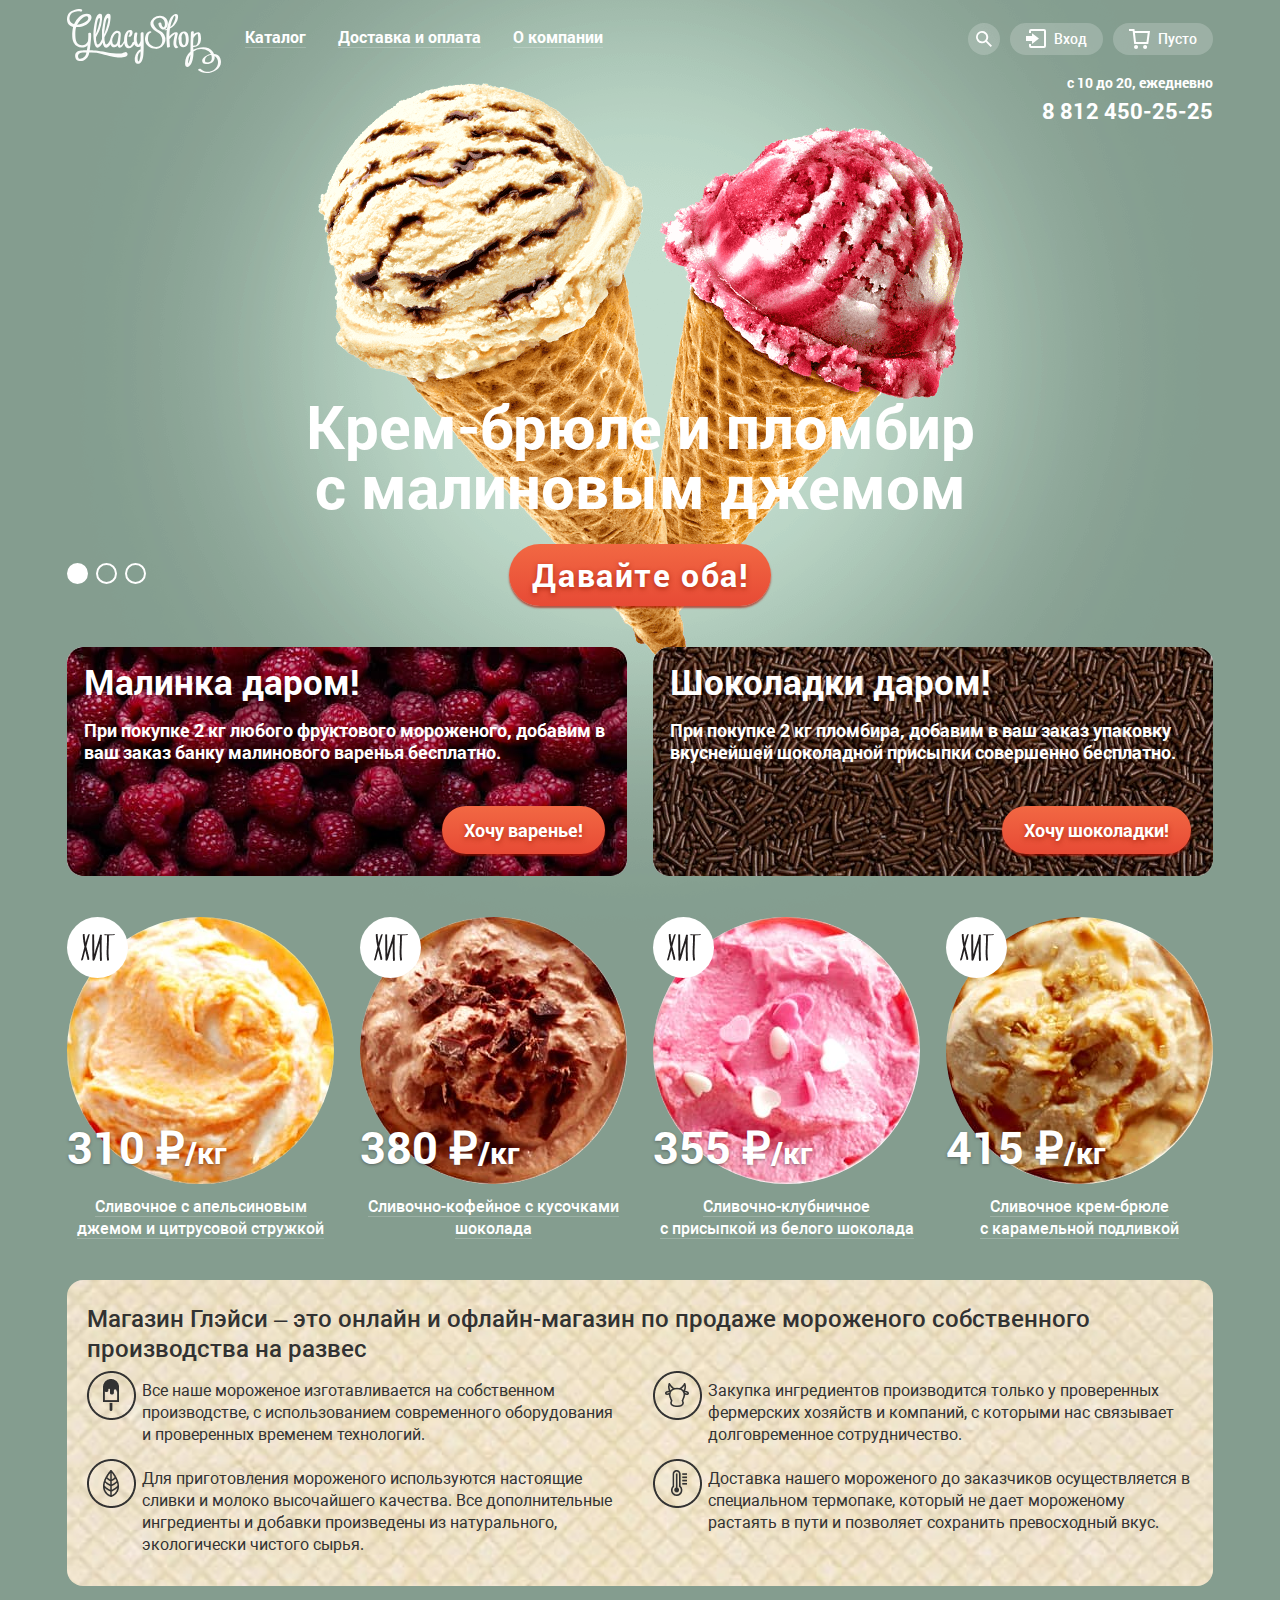
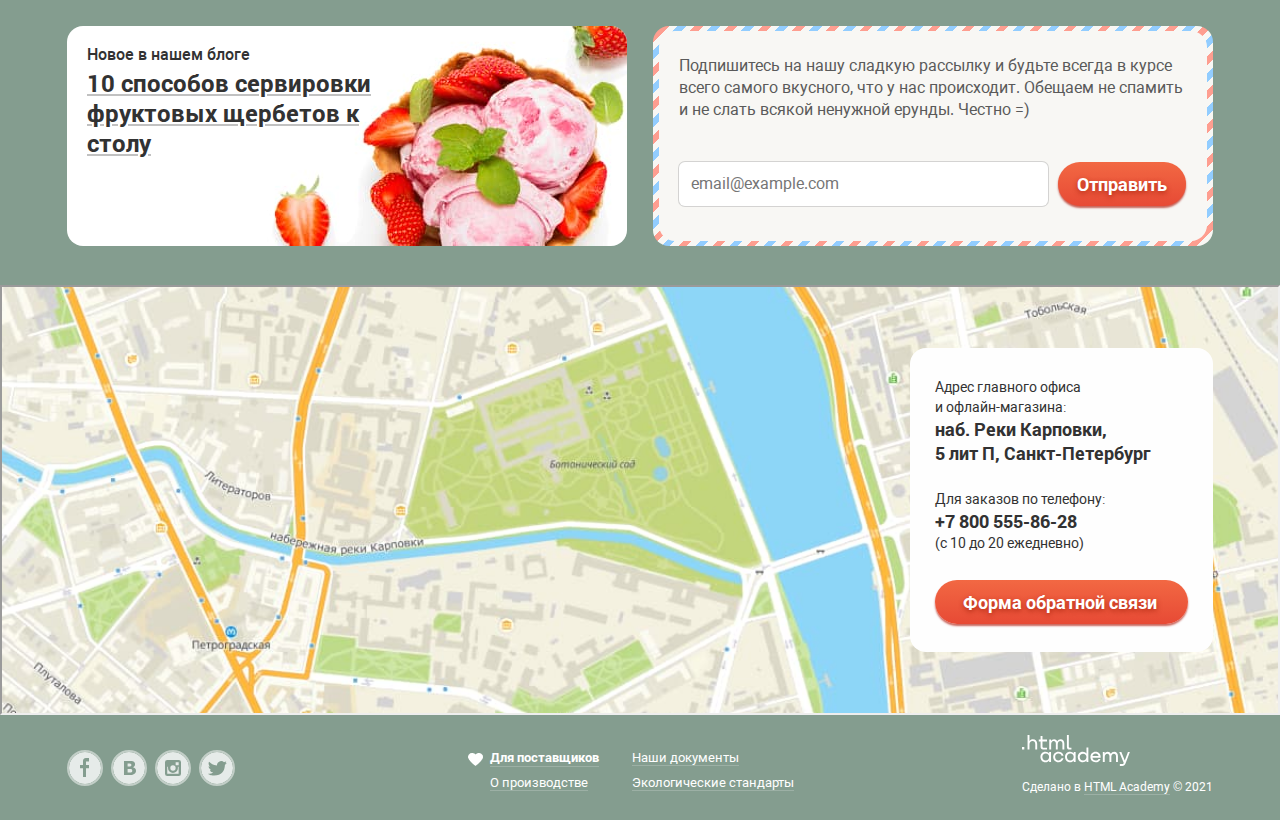
<file: index.html>
<!DOCTYPE html>
<html lang="ru" class="page">

<head>
  <meta charset="utf-8">
  <title>Интернет-магазин мороженого GllacyShop</title>
  <link rel="icon" href="favicon.ico">
  <link rel="icon" href="img/favicon/icon.svg" type="image/svg+xml">
  <link rel="apple-touch-icon" href="img/favicon/180.png">
  <link rel="manifest" href="manifest.webmanifest" crossorigin="use-credentials">
  <link href="https://fonts.googleapis.com/css2?family=Roboto:wght@400;500;700&display=swap" rel="stylesheet">
  <link rel="stylesheet" href="css/normalize.min.css">
  <link rel="stylesheet" href="css/style.min.css">
</head>

<body class="page-body page-body-bg-1 index-body">

  <header class="main-header container">
    <div class="main-header-top">
      <a class="main-navigation-logo">
        <img src="img/logo/gllacy.svg" width="154" height="64" alt="Логотип интернет-магазина мороженого Глейси">
      </a>
      <nav class="main-navigation">
        <ul class="main-menu list-reset">
          <li class="main-menu-item">
            <a class="main-menu-link" href="#">
              <span>
                Каталог
              </span>
            </a>
            <ul class="submenu list-reset">
              <li class="submenu-item">
                <a class="submenu-link">Новинки</a>
              </li>
              <li class="submenu-item">
                <a class="submenu-link" href="catalog.html">Сливочное</a>
              </li>
              <li class="submenu-item">
                <a class="submenu-link" href="#">Щербеты</a>
              </li>
              <li class="submenu-item">
                <a class="submenu-link" href="#">Фруктовый лед</a>
              </li>
              <li class="submenu-item">
                <a class="submenu-link" href="#">Мелорин</a>
              </li>
            </ul>
          </li>
          <li class="main-menu-item">
            <a class="main-menu-link" href="#">
              <span>
                Доставка и оплата
              </span>
            </a>
          </li>
          <li class="main-menu-item">
            <a class="main-menu-link" href="#">
              <span>
                О компании
              </span>
            </a>
          </li>
        </ul>
      </nav>
      <div class="user-block">
        <ul class="user-block-list list-reset">
          <li class="user-block-item search">
            <a class="user-button search-button" href="#">
              <span class="visually-hidden">Поиск</span>
              <svg width="16" height="16" fill="none" xmlns="http://www.w3.org/2000/svg">
                <path d="M16 14.665l-4.921-4.932a6.144 6.144 0 00-.994-8.273 6.113 6.113 0 00-8.307.352 6.141 6.141 0 00-.293 8.328 6.11 6.11 0 008.262.937L14.659 16 16 14.665zm-9.918-4.288a4.245 4.245 0 01-3.928-2.63 4.269 4.269 0 01.922-4.643 4.248 4.248 0 014.632-.923 4.253 4.253 0 012.624 3.936 4.274 4.274 0 01-1.247 3.01 4.256 4.256 0 01-3.003 1.25z" fill="#fff" />
              </svg>
            </a>
            <div class="popup-search">
              <label>
                <input class="text-field field-search-input" type="text" name="field-search" placeholder="Крем-брюле">
              </label>
            </div>
          </li>
          <li class="user-block-item authorization">
            <a class="user-button authorization-button" href="#">Вход
              <svg width="20" height="19" fill="none" xmlns="http://www.w3.org/2000/svg">
                <path d="M6.04 14.88l6.92-5.38-6.92-5.37v2.91H0v4.92h6.04v2.92z" fill="#fff" />
                <path d="M18 0H5a2 2 0 00-2 2v2h2V2h13v15H5v-2H3v2a2 2 0 002 2h13a2 2 0 002-2V2a2 2 0 00-2-2z" fill="#fff" />
              </svg>
            </a>
            <div class="popup-authorization">
              <form action="https://echo.htmlacademy.ru" method="post">
                <div class="form-field">
                  <label>
                    <input class="text-field field-email-input" type="email" name="email" placeholder="email@example.com">
                  </label>
                </div>
                <div class="form-field">
                  <label>
                    <input class="text-field field-password-input" type="password" name="password" placeholder="...">
                  </label>
                </div>
                <div class="form-field">
                  <button class="button button-signin" type="submit">Войти</button>
                  <div class="form-authorization-links">
                    <a href="#">Забыли пароль?</a>
                    <a href="#">Новая регистрация</a>
                  </div>
                </div>
              </form>
            </div>
          </li>
          <li class="user-block-item cart">
            <a class="user-button cart-button cart-button-empty" href="#">Пусто
              <svg width="21" height="20" fill="none" xmlns="http://www.w3.org/2000/svg">
                <path d="M5.703 2l-.241-2H0v2h3.668l1.511 13h14.108L21 2H5.703zm11.8 11H6.973L5.965 4h12.727l-1.189 9zM7.034 20a2.008 2.008 0 002.015-2c0-1.105-.902-2-2.015-2a2.008 2.008 0 00-2.016 2c0 1.105.903 2 2.016 2zM16.103 20a2.008 2.008 0 002.015-2c0-1.105-.902-2-2.015-2a2.008 2.008 0 00-2.016 2c0 1.105.903 2 2.016 2z" fill="#fff" />
              </svg>
            </a>
          </li>
        </ul>
      </div>
    </div>
    <div class="main-header-bottom">
      <div class="about-work">
        <p class="schedule">с 10 до 20, ежедневно</p>
        <a class="work-phone" href="tel:+78124502525">8 812 450-25-25</a>
      </div>
    </div>
  </header>

  <main class="main">
    <div class="container">
      <h1 class="visually-hidden">Интернет-магазин мороженого Глейси</h1>
      <div class="slider">
        <div class="slider-item slide slide-current">
          <h2 class="slider-title">
            Крем-брюле и пломбир с малиновым джемом
          </h2>
          <a class="button slider-button" href="#">
            Давайте оба!
          </a>
        </div>
        <div class="slider-item slide">
          <h2 class="slider-title">
            Шоколадный пломбир и лимонный сорбет
          </h2>
          <a class="button slider-button" href="#">
            Давайте оба!
          </a>
        </div>
        <div class="slider-item slide">
          <h2 class="slider-title">
            Пломбир с помадкой и клубничный щербет
          </h2>
          <a class="button slider-button" href="#">
            Давайте оба!
          </a>
        </div>
        <div class="switcher-slider">
          <ul class="switcher-list list-reset">
            <li class="switcher-item">
              <button class="switcher-button switcher-button-current" data-slide="1" type="button" aria-label="Первый слайд"></button>
            </li>
            <li class="switcher-item">
              <button class="switcher-button" type="button" data-slide="2" aria-label="Второй слайд"></button>
            </li>
            <li class="switcher-item">
              <button class="switcher-button" type="button" data-slide="3" aria-label="Третий слайд"></button>
            </li>
          </ul>
        </div>
      </div>

      <section class="stocks">
        <div class="stock stock-raspberry">
          <h3 class="stock-name">Малинка даром!</h3>
          <p class="stock-description">
            При покупке 2 кг любого фруктового мороженого, добавим в ваш заказ банку малинового варенья бесплатно.
          </p>
          <a class="button stock-buy" href="#">Хочу варенье!</a>
        </div>
        <div class="stock stock-chocolate">
          <h3 class="stock-name">Шоколадки даром!</h3>
          <p class="stock-description">
            При покупке 2 кг пломбира, добавим в ваш заказ упаковку вкуснейшей шоколадной присыпки совершенно бесплатно.
          </p>
          <a class="button stock-buy" href="#">Хочу шоколадки!</a>
        </div>
      </section>

      <section class="products">
        <h2 class="visually-hidden">Хиты продаж</h2>
        <ul class="products-list list-reset">
          <li class="product-item product-hit">
            <div class="product-item-wrapper">
              <h3 class="product-title">
                <a href="#">Сливочное с апельсиновым джемом и цитрусовой стружкой</a>
              </h3>
              <img class="product-photo" src="img/catalog/orange-jam.jpg" width="267" height="267" alt="Оранжевое мороженное с апельсиновым джемом и цитрусовой стружкой">
              <p class="product-price">310 ₽<span>/кг</span></p>
            </div>
            <a class="button product-preview product-preview-hidden" href="">Быстрый просмотр</a>
          </li>
          <li class="product-item product-hit">
            <div class="product-item-wrapper">
              <h3 class="product-title">
                <a href="#">Сливочно-кофейное с кусочками шоколада</a>
              </h3>
              <img class="product-photo" src="img/catalog/coffee.jpg" width="267" height="267" alt="Кофейное мороженное с кусочками шоколада">
              <p class="product-price">380 ₽<span>/кг</span></p>
            </div>
            <a class="button product-preview product-preview-hidden" href="">Быстрый просмотр</a>
          </li>
          <li class="product-item product-hit">
            <div class="product-item-wrapper">
              <h3 class="product-title">
                <a href="#">Сливочно-клубничное<br> с присыпкой из белого шоколада</a>
              </h3>
              <img class="product-photo" src="img/catalog/strawberry.jpg" width="267" height="267" alt="Розовое клубничное мороженое с присыпкой сердечками">
              <p class="product-price">355 ₽<span>/кг</span></p>
            </div>
            <a class="button product-preview product-preview-hidden" href="">Быстрый просмотр</a>
          </li>
          <li class="product-item product-hit">
            <div class="product-item-wrapper">
              <h3 class="product-title">
                <a href="#">Сливочное крем-брюле<br> с карамельной подливкой</a>
              </h3>
              <img class="product-photo" src="img/catalog/caramel.jpg" width="267" height="267" alt="Бежевое ванильное мороженое с карамельным соусом">
              <p class="product-price">415 ₽<span>/кг</span></p>
            </div>
            <a class="button product-preview product-preview-hidden" href="">Быстрый просмотр</a>
          </li>
        </ul>
      </section>

      <section class="company-activity">
        <h3 class="company-title">
          Магазин Глэйси – это онлайн и офлайн-магазин по продаже мороженого собственного производства на развес
        </h3>
        <ul class="company-list list-reset">
          <li class="company-item icon-ice-cream">Все наше мороженое изготавливается на собственном производстве, с использованием современного оборудования и проверенных временем технологий.</li>
          <li class="company-item icon-cow">Закупка ингредиентов производится только у проверенных фермерских хозяйств и компаний, с которыми нас связывает долговременное сотрудничество.</li>
          <li class="company-item icon-leaf">Для приготовления мороженого используются настоящие сливки и молоко высочайшего качества. Все дополнительные ингредиенты и добавки произведены из натурального, экологически чистого сырья.</li>
          <li class="company-item icon-thermometer">Доставка нашего мороженого до заказчиков осуществляется в специальном термопаке, который не дает мороженому растаять в пути и позволяет сохранить превосходный вкус.</li>
        </ul>
      </section>

      <section class="blog-and-subscription">
        <h2 class="visually-hidden">Блог и рассылка</h2>
        <article class="blog">
          <h3 class="blog-heading">Новое в нашем блоге</h3>
          <a href="#" class="blog-description">10 способов сервировки фруктовых щербетов к столу</a>
        </article>
        <form class="subscription" action="https://echo.htmlacademy.ru" method="post">
          <div class="subscription-wrapper">
            <p class="subscription-description">
              Подпишитесь на нашу сладкую рассылку и будьте всегда в курсе всего самого вкусного, что у нас происходит. Обещаем не спамить и не слать всякой ненужной ерунды. Честно =)
            </p>
            <div class="subscription-input-wrapper">
              <label class="visually-hidden" for="subscription-email"></label>
              <input class="text-field subscription-input" type="email" name="subscription-email" id="subscription-email" placeholder="email@example.com">
              <button class="button button-send" type="submit" name="button-send">Отправить</button>
            </div>
          </div>
        </form>
      </section>
    </div>

    <section class="map">
      <iframe class="map-iframe" src="https://www.google.com/maps/embed?pb=!1m18!1m12!1m3!1d1996.8226084133094!2d30.315220216355527!3d59.96826598188697!2m3!1f0!2f0!3f0!3m2!1i1024!2i768!4f13.1!3m3!1m2!1s0x4696310fca5afc31%3A0x5f2ac55f567b2400!2sHTML%20Academy!5e0!3m2!1sru!2sru!4v1625173235438!5m2!1sru!2sru" allowfullscreen="" title="Офис компании по адресу набережная реки Карповки, 5, литера П, Санкт-Петербург" loading="lazy"></iframe>
      <div class="container">
        <h2 class="visually-hidden">Карта</h2>
        <div class="map-contacts">
          <p class="map-description">Адрес главного офиса<br>и офлайн-магазина:</p>
          <address class="map-address">наб. Реки Карповки,<br> 5 лит П, Санкт-Петербург</address>
          <p class="map-description">Для заказов по телефону:</p>
          <a class="map-phone" href="tel:+78005558628">+7 800 555-86-28</a>
          <p class="map-description">(с 10 до 20 ежедневно)</p>
          <a class="button button-feedback" href="#">Форма обратной связи</a>
        </div>
      </div>
    </section>
  </main>

  <footer class="main-footer container">
    <ul class="social-list list-reset">
      <li class="social-item">
        <a href="#" class="social-link social-link-fb">
          <span class="visually-hidden">
            Глейси в Фейсбуке
          </span>
          <svg width="32" height="32" fill="none" xmlns="http://www.w3.org/2000/svg">
            <path d="M16 0a16 16 0 100 32 16 16 0 000-32zm4.06 9.45H17v3.45h3v3.44h-3V25h-3v-8.66h-3V12.9h3V9.45A3.25 3.25 0 0117 6h3v3.45h.06z" fill="#fff" fill-opacity="1" />
          </svg>
        </a>
      </li>
      <li class="social-item">
        <a href="#" class="social-link social-link-vk">
          <span class="visually-hidden">
            Глейси в ВКонтакте
          </span>
          <svg width="32" height="32" fill="none" xmlns="http://www.w3.org/2000/svg">
            <path d="M16.64 14.49c.325 0 .648-.06.95-.18a1.2 1.2 0 00.64-.56 2 2 0 00.15-.8 1.55 1.55 0 00-.18-.7 1.05 1.05 0 00-.61-.51 3 3 0 00-1-.17h-2v3h.57c.59-.05 1.08-.06 1.48-.08zM18.12 17.08A4.851 4.851 0 0017 17h-2.39v3.5h2.45a3.23 3.23 0 001.21-.25c.321-.11.593-.33.77-.62a1.9 1.9 0 00.22-.9 1.76 1.76 0 00-.26-1 1.6 1.6 0 00-.88-.65z" fill="#fff" fill-opacity="1" />
            <path d="M16 0a16 16 0 100 32 16 16 0 000-32zm6.6 20.53a3.7 3.7 0 01-1.12 1.33 5.17 5.17 0 01-1.83.88 9.76 9.76 0 01-2.51.27H11V9h5.45a20.61 20.61 0 012.48.11 5.25 5.25 0 011.56.5 2.75 2.75 0 011.19 1.09c.265.473.4 1.008.39 1.55a3.08 3.08 0 01-.54 1.8 3.46 3.46 0 01-1.53 1.2v.07a4 4 0 012.18 1.13 3.2 3.2 0 01.8 2.26 3.841 3.841 0 01-.38 1.82z" fill="#fff" fill-opacity="1" />
          </svg>
        </a>
      </li>
      <li class="social-item">
        <a href="#" class="social-link social-link-inst">
          <span class="visually-hidden">
            Глейси в Инстаграмме
          </span>
          <svg width="32" height="32" fill="none" xmlns="http://www.w3.org/2000/svg">
            <g opacity="1" fill="#fff">
              <path d="M20.92 16A4.96 4.96 0 1111 16c.001-.384.048-.767.14-1.14h-.9v6.84h11.4v-6.84h-.9c.1.373.161.755.18 1.14z" />
              <path d="M16 18.66A2.66 2.66 0 1013.32 16 2.67 2.67 0 0016 18.66zM21.68 10.3h-3.04v3.04h3.04V10.3z" />
              <path d="M16 0a16 16 0 100 32 16 16 0 000-32zm8 21.7a2.28 2.28 0 01-2.32 2.3h-11.4A2.29 2.29 0 018 21.7V10.3A2.29 2.29 0 0110.28 8h11.39A2.29 2.29 0 0124 10.3v11.4z" />
            </g>
          </svg>
        </a>
      </li>
      <li class="social-item">
        <a href="#" class="social-link social-link-tw">
          <span class="visually-hidden">
            Глейси в Твиттер
          </span>
          <svg width="32" height="32" fill="none" xmlns="http://www.w3.org/2000/svg">
            <path d="M16 0a16 16 0 100 32 16 16 0 000-32zm7.94 12.81c-.25 6.52-3.46 10.83-11 10.7h-.48c-.45 0-4.55-.44-5.35-1.82a7.32 7.32 0 005.12-1.14c-1.05-.29-2.92-.46-3.25-2.85a2.31 2.31 0 001.3.12C9 17 7.53 16.3 7.61 14.17c.418.32.935.482 1.46.46-.77-.23-2.15-3.24-1-4.78 2 1.79 4.07 3.48 7.8 3.64.23-2.21 1.24-3.7 3.17-4.32A3.61 3.61 0 0123 10.31c.74-.23 1.45-.47 2.19-.69a2.21 2.21 0 01-.93 1.71 1.77 1.77 0 001.42-.47 2.9 2.9 0 01-1.74 1.95z" fill="#fff" fill-opacity="1" />
          </svg>
        </a>
      </li>
    </ul>

    <ul class="footer-links list-reset">
      <li class="footer-links-item">
        <a href="#" class="footer-links-icon">Для поставщиков</a>
      </li>
      <li class="footer-links-item">
        <a href="#">Наши документы</a>
      </li>
      <li class="footer-links-item">
        <a href="#">О производстве</a>
      </li>
      <li class="footer-links-item">
        <a href="#">Экологические стандарты</a>
      </li>
    </ul>

    <div class="footer-copyright">
      <a href="https://htmlacademy.ru/intensive/htmlcss">
        <img src="img/logo/html-academy.svg" width="108" height="31" alt="Логотип HTMLAcademy">
      </a>
      <p>Сделано в
        <a href="https://htmlacademy.ru/intensive/htmlcss" class="link-htmlacademy">HTML Academy</a> © 2021
      </p>
    </div>
  </footer>

  <div class="popup-overlay">
    <section class="popup-feedback">
      <form class="popup-feedback-form" action="https://echo.htmlacademy.ru" method="post">
        <h3>Мы обязательно вам ответим!</h3>
        <div class="field-feedback-name">
          <label class="visually-hidden" for="feedback-name">Имя и фамилия</label>
          <input class="text-field feedback-name-input" type="text" name="popup-feedback-name" id="feedback-name" placeholder="Имя Фамилия">
        </div>
        <div class="field-feedback-email">
          <label class="visually-hidden" for="feedback-email">EMail</label>
          <input class="text-field feedback-email-input" type="email" name="popup-feedback-email" id="feedback-email" placeholder="email@example.com">
        </div>
        <div class="field-feedback-textarea">
          <label class="visually-hidden" for="feedback-textarea">Описание</label>
          <textarea class="text-field field-textarea" id="feedback-textarea" placeholder="В свободной форме"></textarea>
        </div>
        <button type="submit" class="button button-submit">Отправить</button>
        <button type="button" class="button-close" aria-label="Закрыть"></button>
      </form>
    </section>
  </div>

  <script src="js/feedback-popup.min.js"></script>
  <script src="js/slider.min.js"></script>
</body>

</html>
</file>
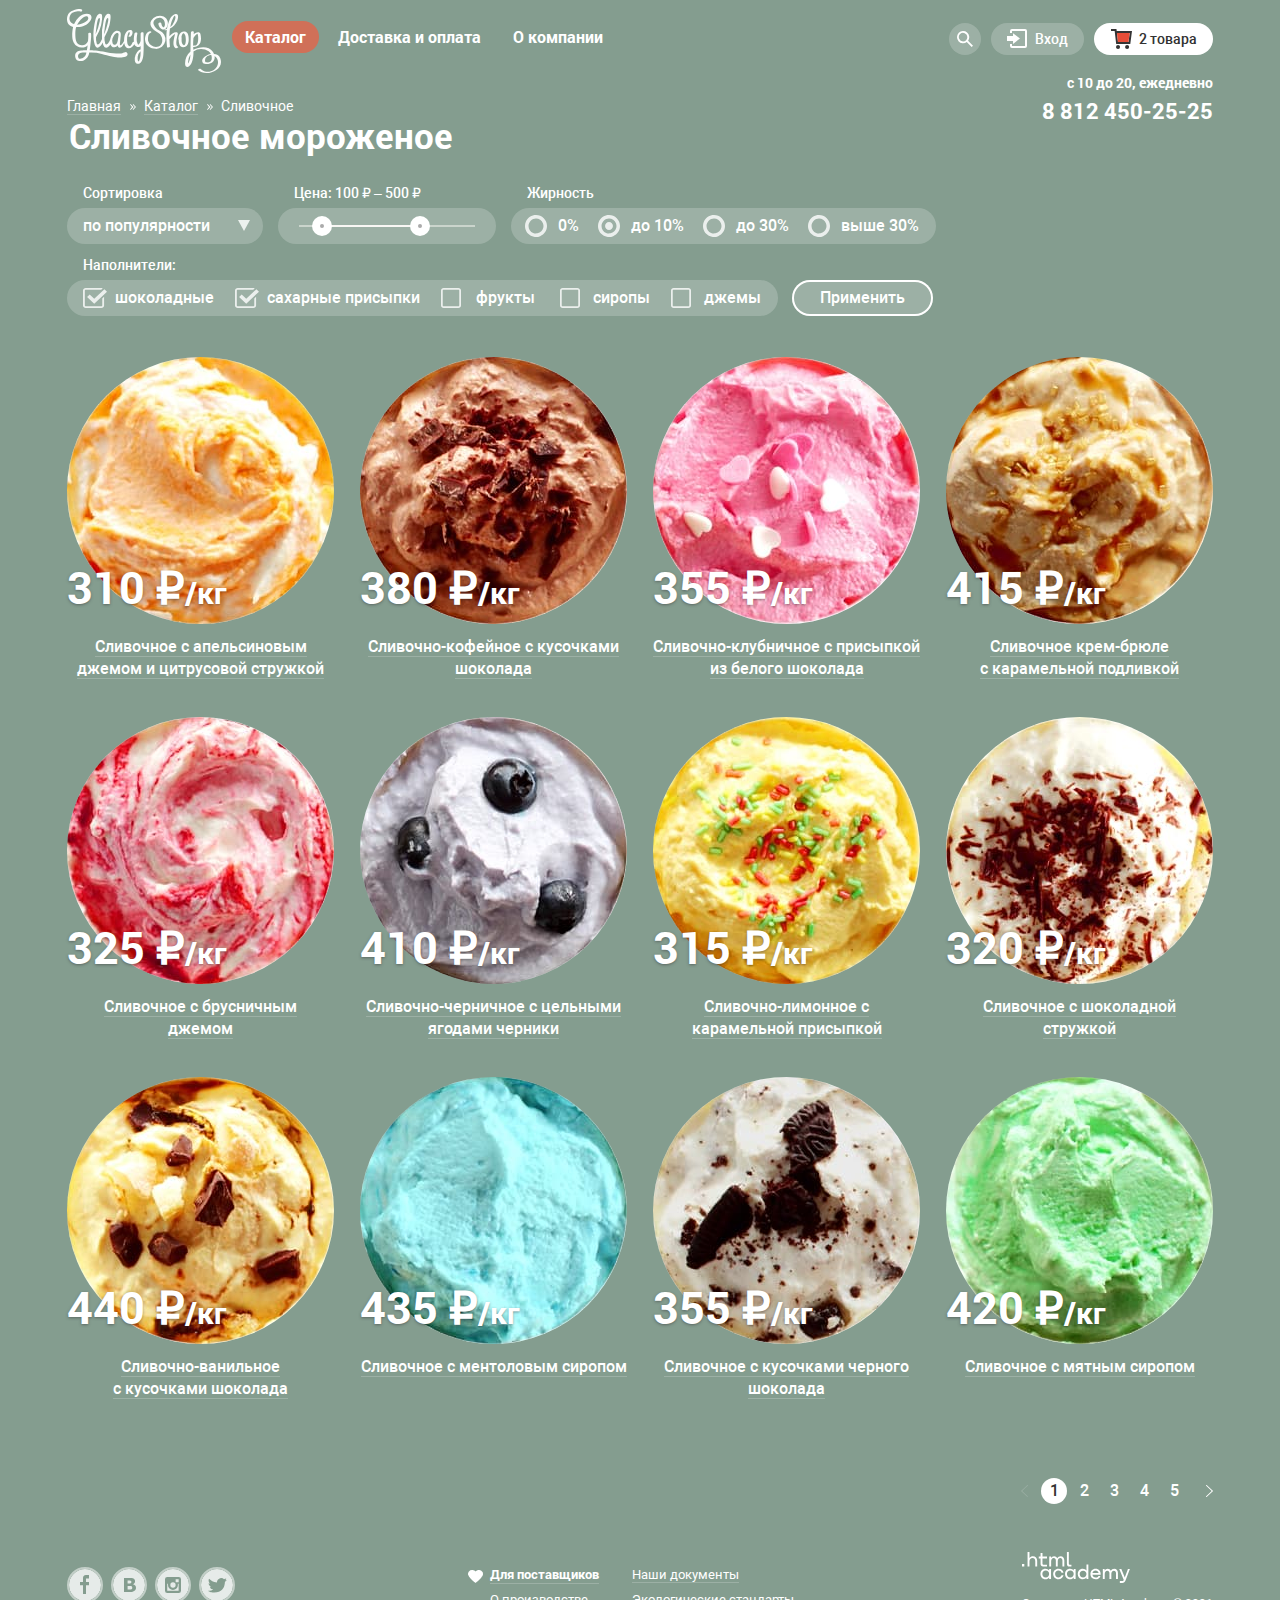
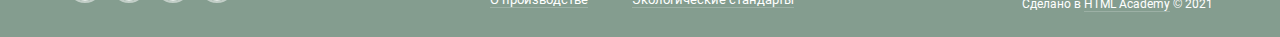
<file: catalog.html>
<!DOCTYPE html>
<html lang="ru" class="page">

<head>
  <meta charset="utf-8">
  <title>Интернет-магазин мороженого GllacyShop</title>
  <link rel="icon" href="favicon.ico">
  <link rel="icon" href="img/favicon/icon.svg" type="image/svg+xml">
  <link rel="apple-touch-icon" href="img/favicon/180.png">
  <link rel="manifest" href="manifest.webmanifest" crossorigin="use-credentials">
  <link href="https://fonts.googleapis.com/css2?family=Roboto:wght@400;500;700&display=swap" rel="stylesheet">
  <link rel="stylesheet" href="css/normalize.min.css">
  <link rel="stylesheet" href="css/style.min.css">
</head>

<body class="page-body inner-page">
  <header class="main-header container">
    <div class="main-header-top">
      <a class="main-navigation-logo" href="index.html">
        <img src="img/logo/gllacy.svg" width="154" height="64" alt="Логотип интернет-магазина мороженого Глейси">
      </a>
      <nav class="main-navigation">
        <ul class="main-menu list-reset">
          <li class="main-menu-item">
            <a class="main-menu-link main-menu-current" href="#">Каталог</a>
            <ul class="submenu list-reset">
              <li class="submenu-item">
                <a class="submenu-link">Новинки</a>
              </li>
              <li class="submenu-item">
                <a class="submenu-link submenu-link-current">Сливочное</a>
              </li>
              <li class="submenu-item">
                <a class="submenu-link" href="#">Щербеты</a>
              </li>
              <li class="submenu-item">
                <a class="submenu-link" href="#">Фруктовый лед</a>
              </li>
              <li class="submenu-item">
                <a class="submenu-link" href="#">Мелорин</a>
              </li>
            </ul>
          </li>
          <li class="main-menu-item">
            <a class="main-menu-link" href="delivery.html">Доставка и оплата</a>
          </li>
          <li class="main-menu-item">
            <a class="main-menu-link" href="about-company.html">О компании</a>
          </li>
        </ul>
      </nav>
      <div class="user-block">
        <ul class="user-block-list list-reset">
          <li class="user-block-item search">
            <a class="user-button search-button" href="#">
              <span class="visually-hidden">Поиск</span>
              <svg width="16" height="16" fill="none" xmlns="http://www.w3.org/2000/svg">
                <path d="M16 14.665l-4.921-4.932a6.144 6.144 0 00-.994-8.273 6.113 6.113 0 00-8.307.352 6.141 6.141 0 00-.293 8.328 6.11 6.11 0 008.262.937L14.659 16 16 14.665zm-9.918-4.288a4.245 4.245 0 01-3.928-2.63 4.269 4.269 0 01.922-4.643 4.248 4.248 0 014.632-.923 4.253 4.253 0 012.624 3.936 4.274 4.274 0 01-1.247 3.01 4.256 4.256 0 01-3.003 1.25z" fill="#fff" />
              </svg>
            </a>
            <div class="popup-search">
              <label>
                <input class="text-field field-search-input" type="text" name="field-search" placeholder="Крем-брюле">
              </label>
            </div>
          </li>
          <li class="user-block-item authorization">
            <a class="user-button authorization-button" href="#">Вход
              <svg width="20" height="19" fill="none" xmlns="http://www.w3.org/2000/svg">
                <path d="M6.04 14.88l6.92-5.38-6.92-5.37v2.91H0v4.92h6.04v2.92z" fill="#fff" />
                <path d="M18 0H5a2 2 0 00-2 2v2h2V2h13v15H5v-2H3v2a2 2 0 002 2h13a2 2 0 002-2V2a2 2 0 00-2-2z" fill="#fff" />
              </svg>
            </a>
            <div class="popup-authorization">
              <form action="https://echo.htmlacademy.ru" method="post">
                <div class="form-field">
                  <label>
                    <input class="text-field field-email-input" type="email" name="email" placeholder="email@example.com">
                  </label>
                </div>
                <div class="form-field">
                  <label>
                    <input class="text-field field-password-input" type="password" name="password" placeholder="...">
                  </label>
                </div>
                <div class="form-field">
                  <button class="button button-signin" type="submit">Войти</button>
                  <div class="form-authorization-links">
                    <a href="#">Забыли пароль?</a>
                    <a href="#">Новая регистрация</a>
                  </div>
                </div>
              </form>
            </div>
          </li>
          <li class="user-block-item cart cart-full">
            <a class="user-button cart-button cart-button-full" href="#">2 товара
              <svg width="21" height="20" fill="none" xmlns="http://www.w3.org/2000/svg">
                <path class="icon-cart" d="M5.703 2l-.241-2H0v2h3.668l1.511 13h14.108L21 2H5.703zm11.8 11H6.973L5.965 4h12.727l-1.189 9zM7.034 20a2.008 2.008 0 002.015-2c0-1.105-.902-2-2.015-2a2.008 2.008 0 00-2.016 2c0 1.105.903 2 2.016 2zM16.103 20a2.008 2.008 0 002.015-2c0-1.105-.902-2-2.015-2a2.008 2.008 0 00-2.016 2c0 1.105.903 2 2.016 2z" fill="#fff" />
              </svg>
              <svg width="14" height="9" viewBox="0 0 14 9" fill="none" xmlns="http://www.w3.org/2000/svg">
                <path class="icon-cart-fill" d="M0.935059 0.0299911L1.97297 8.99999H12.5032L13.6923 0.0299911H0.935059Z" fill="#E84D37" />
              </svg>
            </a>
            <div class="cart-popup">
              <table class="cart-table">
                <tr class="cart-product">
                  <td class="cart-product-cell">
                    <button class="cart-product-close" type="button"></button>
                  </td>
                  <td class="cart-product-cell">
                    <img src="img/catalog/orange-jam.jpg" width="33" height="33" alt="Оранжевое мороженное с апельсиновым джемом и цитрусовой стружкой">
                  </td>
                  <td class="cart-product-cell cart-product-desc">Пломбир с апельсиновым джемом</td>
                  <td class="cart-product-cell cart-product-qty">1,5 кг х 200 руб.</td>
                  <td class="cart-product-cell cart-product-price">300 руб.</td>
                </tr>
                <tr class="cart-product">
                  <td class="cart-product-cell"><button class="cart-product-close" type="button"></button></td>
                  <td class="cart-product-cell"><img src="img/catalog/strawberry.jpg" width="33" height="33" alt="Розовое клубничное мороженое с присыпкой сердечками"></td>
                  <td class="cart-product-cell cart-product-desc">Клубничный пломбир с присыпкой из белого шоколада</td>
                  <td class="cart-product-cell cart-product-qty">1,5 кг х 300 руб.</td>
                  <td class="cart-product-cell cart-product-price">450 руб.</td>
                </tr>
              </table>
              <p class="cart-total">Итого: 750 руб.</p>
              <a class="button cart-button-buy" href="#">Оформить заказ</a>
            </div>
          </li>
        </ul>
      </div>
    </div>
    <div class="main-header-bottom">
      <ul class="breadcrumbs list-reset">
        <li class="breadcrumbs-item">
          <a class="breadcrumbs-link" href="#">Главная</a>
        </li>
        <li class="breadcrumbs-item">
          <a class="breadcrumbs-link" href="#">Каталог</a>
        </li>
        <li class="breadcrumbs-item">
          <a class="breadcrumbs-link breadcrumbs-current">Сливочное</a>
        </li>
      </ul>
      <div class="about-work">
        <p class="schedule">с 10 до 20, ежедневно</p>
        <a class="work-phone" href="tel:+78124502525">8 812 450-25-25</a>
      </div>
    </div>
  </header>

  <main class="main">
    <div class="container">
      <h1 class="main-heading">Сливочное мороженое</h1>
      <form class="form-filters" action="https://echo.htmlacademy.ru" method="post">
        <h2 class="visually-hidden">Фильтры</h2>
        <div class="index-row">
          <fieldset class="form-sorting">
            <label class="form-legend form-sorting-legend" for="id-sorting">Сортировка</label>
            <select class="sorting" name="sorting" id="id-sorting">
              <option class="sorting-item" value="by popularity">по популярности</option>
              <option class="sorting-item" value="ascending">сначала недорогие</option>
              <option class="sorting-item" value="descending">сначала дорогие</option>
              <option class="sorting-item" value="by fat content">по жирности</option>
            </select>
            <div class="select-icon"></div>
          </fieldset>
          <fieldset class="form-price">
            <legend class="form-legend form-price-legend">Цена: 100 ₽ – 500 ₽</legend>
            <div class="range-filter">
              <div class="range-scale">
                <button class="toggle toggle-min" type="button"></button>
                <div class="range-bar"></div>
                <button class="toggle toggle-max" type="button"></button>
              </div>
            </div>
          </fieldset>
          <fieldset class="form-fat">
            <legend class="form-legend form-fat-legend">Жирность</legend>
            <div class="filter-fat-row">
              <div class="filter-fat-field">
                <input class="form-radio visually-hidden" type="radio" name="fat" value="0" id="s1">
                <label class="form-radio-label" for="s1">0%</label>
              </div>
              <div class="filter-fat-field">
                <input class="form-radio visually-hidden" type="radio" name="fat" value="до 10" id="s2" checked>
                <label class="form-radio-label" for="s2">до 10%</label>
              </div>
              <div class="filter-fat-field">
                <input class="form-radio visually-hidden" type="radio" name="fat" value="до 30" id="s3">
                <label class="form-radio-label" for="s3">до 30%</label>
              </div>
              <div class="filter-fat-field">
                <input class="form-radio visually-hidden" type="radio" name="fat" value="выше 30" id="s4">
                <label class="form-radio-label" for="s4">выше 30%</label>
              </div>
            </div>
          </fieldset>
        </div>
        <div class="index-row">
          <fieldset class="form-fillers">
            <legend class="form-legend form-fillers-legend">Наполнители:</legend>
            <div class="filter-row">
              <div class="filter-field">
                <input class="filter-checkbox-input visually-hidden" type="checkbox" id="chocolate" name="checkbox-chocolate" value="chocolate" checked>
                <label class="filter-checkbox-label" for="chocolate">шоколадные</label>
              </div>
              <div class="filter-field">
                <input class="filter-checkbox-input visually-hidden" type="checkbox" id="sugar" name="checkbox-sugar" value="sugar" checked>
                <label class="filter-checkbox-label" for="sugar">сахарные присыпки</label>
              </div>
              <div class="filter-field">
                <input class="filter-checkbox-input visually-hidden" type="checkbox" id="fruits" name="checkbox-fruits" value="fruits">
                <label class="filter-checkbox-label" for="fruits">фрукты</label>
              </div>
              <div class="filter-field">
                <input class="filter-checkbox-input visually-hidden" type="checkbox" id="syrups" name="checkbox-syrups" value="syrups">
                <label class="filter-checkbox-label" for="syrups">сиропы</label>
              </div>
              <div class="filter-field">
                <input class="filter-checkbox-input visually-hidden" type="checkbox" id="jam" name="checkbox-jam" value="jam">
                <label class="filter-checkbox-label" for="jam">джемы</label>
              </div>
            </div>
          </fieldset>
          <button class="button-apply" type="submit">Применить</button>
        </div>
      </form>

      <section class="products">
        <h2 class="visually-hidden">Выбор мороженного</h2>
        <ul class="products-list list-reset">
          <li class="product-item">
            <div class="product-item-wrapper">
              <h3 class="product-title">
                <a href="#">Сливочное с апельсиновым джемом и цитрусовой стружкой</a>
              </h3>
              <img class="product-photo" src="img/catalog/orange-jam.jpg" width="267" height="267" alt="Оранжевое мороженное с апельсиновым джемом и цитрусовой стружкой">
              <p class="product-price">310 ₽<span>/кг</span></p>
            </div>
            <a class="button product-preview product-preview-hidden" href="#">Быстрый просмотр</a>
          </li>
          <li class="product-item">
            <div class="product-item-wrapper">
              <h3 class="product-title">
                <a href="#">Сливочно-кофейное с кусочками шоколада</a>
              </h3>
              <img class="product-photo" src="img/catalog/coffee.jpg" width="267" height="267" alt="Кофейное мороженное с кусочками шоколада">
              <p class="product-price">380 ₽<span>/кг</span></p>
            </div>
            <a class="button product-preview product-preview-hidden" href="#">Быстрый просмотр</a>
          </li>
          <li class="product-item">
            <div class="product-item-wrapper">
              <h3 class="product-title">
                <a href="#">Сливочно-клубничное с присыпкой из белого шоколада</a>
              </h3>
              <img class="product-photo" src="img/catalog/strawberry.jpg" width="267" height="267" alt="Розовое клубничное мороженое с присыпкой сердечками">
              <p class="product-price">355 ₽<span>/кг</span></p>
            </div>
            <a class="button product-preview product-preview-hidden" href="#">Быстрый просмотр</a>
          </li>
          <li class="product-item">
            <div class="product-item-wrapper">
              <h3 class="product-title">
                <a href="#">Сливочное крем-брюле<br> с карамельной подливкой</a>
              </h3>
              <img class="product-photo" src="img/catalog/caramel.jpg" width="267" height="267" alt="Бежевое ванильное мороженое с карамельным соусом">
              <p class="product-price">415 ₽<span>/кг</span></p>
            </div>
            <a class="button product-preview product-preview-hidden" href="#">Быстрый просмотр</a>
          </li>

          <li class="product-item">
            <div class="product-item-wrapper">
              <h3 class="product-title">
                <a href="#">Сливочное с брусничным<br> джемом</a>
              </h3>
              <img class="product-photo" src="img/catalog/lingonberry.jpg" width="267" height="267" alt="Красное мороженное с брусничным джемом">
              <p class="product-price">325 ₽<span>/кг</span></p>
            </div>
            <a class="button product-preview product-preview-hidden" href="#">Быстрый просмотр</a>
          </li>
          <li class="product-item">
            <div class="product-item-wrapper">
              <h3 class="product-title">
                <a href="#">Сливочно-черничное с цельными ягодами черники</a>
              </h3>
              <img class="product-photo" src="img/catalog/blueberry.jpg" width="267" height="267" alt="Сливочное мороженное с цельными ягодами черники">
              <p class="product-price">410 ₽<span>/кг</span></p>
            </div>
            <a class="button product-preview product-preview-hidden" href="#">Быстрый просмотр</a>
          </li>
          <li class="product-item">
            <div class="product-item-wrapper">
              <h3 class="product-title">
                <a href="#">Сливочно-лимонное с карамельной присыпкой</a>
              </h3>
              <img class="product-photo" src="img/catalog/lemon.jpg" width="267" height="267" alt="Желтое лимонное мороженное с карамельной присыпкой">
              <p class="product-price">315 ₽<span>/кг</span></p>
            </div>
            <a class="button product-preview product-preview-hidden" href="#">Быстрый просмотр</a>
          </li>
          <li class="product-item">
            <div class="product-item-wrapper">
              <h3 class="product-title">
                <a href="#">Сливочное с шоколадной стружкой</a>
              </h3>
              <img class="product-photo" src="img/catalog/chocolate.jpg" width="267" height="267" alt="Белое мороженное с шоколадной стружкой">
              <p class="product-price">320 ₽<span>/кг</span></p>
            </div>
            <a class="button product-preview product-preview-hidden" href="#">Быстрый просмотр</a>
          </li>

          <li class="product-item">
            <div class="product-item-wrapper">
              <h3 class="product-title">
                <a href="#">Сливочно-ванильное<br> с кусочками шоколада</a>
              </h3>
              <img class="product-photo" src="img/catalog/vanilla.jpg" width="267" height="267" alt="Желтое ванильное мороженное с кусочками шоколада">
              <p class="product-price">440 ₽<span>/кг</span></p>
            </div>
            <a class="button product-preview product-preview-hidden" href="#">Быстрый просмотр</a>
          </li>
          <li class="product-item">
            <div class="product-item-wrapper">
              <h3 class="product-title">
                <a href="#">Сливочноe с ментоловым сиропом</a>
              </h3>
              <img class="product-photo" src="img/catalog/menthol.jpg" width="267" height="267" alt="Зеленое мороженное с ментоловым сиропом">
              <p class="product-price">435 ₽<span>/кг</span></p>
            </div>
            <a class="button product-preview product-preview-hidden" href="#">Быстрый просмотр</a>
          </li>
          <li class="product-item">
            <div class="product-item-wrapper">
              <h3 class="product-title">
                <a href="#">Сливочное с кусочками черного шоколада</a>
              </h3>
              <img class="product-photo" src="img/catalog/pieces-of-chocolate.jpg" width="267" height="267" alt="Белое мороженное с кусочками черного шоколада">
              <p class="product-price">355 ₽<span>/кг</span></p>
            </div>
            <a class="button product-preview product-preview-hidden" href="#">Быстрый просмотр</a>
          </li>
          <li class="product-item">
            <div class="product-item-wrapper">
              <h3 class="product-title">
                <a href="#">Сливочное с мятным сиропом</a>
              </h3>
              <img class="product-photo" src="img/catalog/mint.jpg" width="267" height="267" alt="Зеленое мороженное с мятным сиропом">
              <p class="product-price">420 ₽<span>/кг</span></p>
            </div>
            <a class="button product-preview product-preview-hidden" href="#">Быстрый просмотр</a>
          </li>
        </ul>
      </section>

      <ul class="pagination-list list-reset">
        <li class="pagination-item pagination-item-prev">
          <a class="pagination-link" aria-label="Предыдущая страница"></a>
        </li>
        <li class="pagination-item">
          <a class="pagination-link pagination-current">1</a>
        </li>
        <li class="pagination-item">
          <a class="pagination-link" href="#">2</a>
        </li>
        <li class="pagination-item">
          <a class="pagination-link" href="#">3</a>
        </li>
        <li class="pagination-item">
          <a class="pagination-link" href="#">4</a>
        </li>
        <li class="pagination-item">
          <a class="pagination-link" href="#">5</a>
        </li>
        <li class="pagination-item pagination-item-next">
          <a class="pagination-link" aria-label="Следующая страница" href="#"></a>
        </li>
      </ul>
    </div>
  </main>

  <footer class="main-footer container">
    <ul class="social-list list-reset">
      <li class="social-item">
        <a href="#" class="social-link social-link-fb">
          <span class="visually-hidden">
            Глейси в Фейсбуке
          </span>
          <svg width="32" height="32" fill="none" xmlns="http://www.w3.org/2000/svg">
            <path d="M16 0a16 16 0 100 32 16 16 0 000-32zm4.06 9.45H17v3.45h3v3.44h-3V25h-3v-8.66h-3V12.9h3V9.45A3.25 3.25 0 0117 6h3v3.45h.06z" fill="#fff" fill-opacity="1" />
          </svg>
        </a>
      </li>
      <li class="social-item">
        <a href="#" class="social-link social-link-vk">
          <span class="visually-hidden">
            Глейси в ВКонтакте
          </span>
          <svg width="32" height="32" fill="none" xmlns="http://www.w3.org/2000/svg">
            <path d="M16.64 14.49c.325 0 .648-.06.95-.18a1.2 1.2 0 00.64-.56 2 2 0 00.15-.8 1.55 1.55 0 00-.18-.7 1.05 1.05 0 00-.61-.51 3 3 0 00-1-.17h-2v3h.57c.59-.05 1.08-.06 1.48-.08zM18.12 17.08A4.851 4.851 0 0017 17h-2.39v3.5h2.45a3.23 3.23 0 001.21-.25c.321-.11.593-.33.77-.62a1.9 1.9 0 00.22-.9 1.76 1.76 0 00-.26-1 1.6 1.6 0 00-.88-.65z" fill="#fff" fill-opacity="1" />
            <path d="M16 0a16 16 0 100 32 16 16 0 000-32zm6.6 20.53a3.7 3.7 0 01-1.12 1.33 5.17 5.17 0 01-1.83.88 9.76 9.76 0 01-2.51.27H11V9h5.45a20.61 20.61 0 012.48.11 5.25 5.25 0 011.56.5 2.75 2.75 0 011.19 1.09c.265.473.4 1.008.39 1.55a3.08 3.08 0 01-.54 1.8 3.46 3.46 0 01-1.53 1.2v.07a4 4 0 012.18 1.13 3.2 3.2 0 01.8 2.26 3.841 3.841 0 01-.38 1.82z" fill="#fff" fill-opacity="1" />
          </svg>
        </a>
      </li>
      <li class="social-item">
        <a href="#" class="social-link social-link-inst">
          <span class="visually-hidden">
            Глейси в Инстаграмме
          </span>
          <svg width="32" height="32" fill="none" xmlns="http://www.w3.org/2000/svg">
            <g opacity="1" fill="#fff">
              <path d="M20.92 16A4.96 4.96 0 1111 16c.001-.384.048-.767.14-1.14h-.9v6.84h11.4v-6.84h-.9c.1.373.161.755.18 1.14z" />
              <path d="M16 18.66A2.66 2.66 0 1013.32 16 2.67 2.67 0 0016 18.66zM21.68 10.3h-3.04v3.04h3.04V10.3z" />
              <path d="M16 0a16 16 0 100 32 16 16 0 000-32zm8 21.7a2.28 2.28 0 01-2.32 2.3h-11.4A2.29 2.29 0 018 21.7V10.3A2.29 2.29 0 0110.28 8h11.39A2.29 2.29 0 0124 10.3v11.4z" />
            </g>
          </svg>
        </a>
      </li>
      <li class="social-item">
        <a href="#" class="social-link social-link-tw">
          <span class="visually-hidden">
            Глейси в Твиттер
          </span>
          <svg width="32" height="32" fill="none" xmlns="http://www.w3.org/2000/svg">
            <path d="M16 0a16 16 0 100 32 16 16 0 000-32zm7.94 12.81c-.25 6.52-3.46 10.83-11 10.7h-.48c-.45 0-4.55-.44-5.35-1.82a7.32 7.32 0 005.12-1.14c-1.05-.29-2.92-.46-3.25-2.85a2.31 2.31 0 001.3.12C9 17 7.53 16.3 7.61 14.17c.418.32.935.482 1.46.46-.77-.23-2.15-3.24-1-4.78 2 1.79 4.07 3.48 7.8 3.64.23-2.21 1.24-3.7 3.17-4.32A3.61 3.61 0 0123 10.31c.74-.23 1.45-.47 2.19-.69a2.21 2.21 0 01-.93 1.71 1.77 1.77 0 001.42-.47 2.9 2.9 0 01-1.74 1.95z" fill="#fff" fill-opacity="1" />
          </svg>
        </a>
      </li>
    </ul>

    <ul class="footer-links list-reset">
      <li class="footer-links-item">
        <a href="#" class="footer-links-icon">Для поставщиков</a>
      </li>
      <li class="footer-links-item">
        <a href="#">Наши документы</a>
      </li>
      <li class="footer-links-item">
        <a href="#">О производстве</a>
      </li>
      <li class="footer-links-item">
        <a href="#">Экологические стандарты</a>
      </li>
    </ul>

    <div class="footer-copyright">
      <a href="https://htmlacademy.ru/intensive/htmlcss">
        <img src="img/logo/html-academy.svg" width="108" height="31" alt="Логотип HTMLAcademy">
      </a>
      <p>Сделано в
        <a href="https://htmlacademy.ru/intensive/htmlcss" class="link-htmlacademy">HTML Academy</a> © 2021
      </p>
    </div>
  </footer>
</body>

</html>
</file>
<file: css/style.min.css>
@-webkit-keyframes bounce{0%{transform:translateY(-2000px)}70%{transform:translateY(30px)}90%{transform:translateY(-10px)}to{transform:translateY(0)}}@keyframes bounce{0%{transform:translateY(-2000px)}70%{transform:translateY(30px)}90%{transform:translateY(-10px)}to{transform:translateY(0)}}@-webkit-keyframes bounceFeedback{0%{transform:translate(-50%,calc(-50% - 2000px))}70%{transform:translate(-50%,calc(-50% - 30px))}90%{transform:translate(-50%,calc(-50% - 10px))}to{transform:translate(-50%,-50%)}}@keyframes bounceFeedback{0%{transform:translate(-50%,calc(-50% - 2000px))}70%{transform:translate(-50%,calc(-50% - 30px))}90%{transform:translate(-50%,calc(-50% - 10px))}to{transform:translate(-50%,-50%)}}@-webkit-keyframes shake{0%,to{transform:translate(-50%,-50%)}10%,30%,50%,70%,90%{transform:translate(calc(-50% - 10px),-50%)}20%,40%,60%,80%{transform:translate(calc(-50% + 10px),-50%)}}@keyframes shake{0%,to{transform:translate(-50%,-50%)}10%,30%,50%,70%,90%{transform:translate(calc(-50% - 10px),-50%)}20%,40%,60%,80%{transform:translate(calc(-50% + 10px),-50%)}}@font-face{font-family:"Roboto";src:url(../fonts/roboto.woff2) format("woff2"),url(../fonts/roboto.woff) format("woff");font-weight:400;font-style:normal;font-display:swap}@font-face{font-family:"Roboto";src:url(../fonts/robotomedium.woff2) format("woff2"),url(../fonts/robotomedium.woff) format("woff");font-weight:500;font-style:normal;font-display:swap}@font-face{font-family:"Roboto";src:url(../fonts/robotobold.woff2) format("woff2"),url(../fonts/robotobold.woff) format("woff");font-weight:700;font-style:normal;font-display:swap}:root{--basic-bg-green:#849D8F;--basic-bg-blue:#8996A6;--basic-blue-opacity-52:rgba(46, 136, 228, 0.52);--basic-blue-100:#92CDFF;--basic-bg-brown:#9D8B84;--basic-white:#FFFFFF;--basic-white-10:#FEFEFE;--basic-white-20:#ECF1EE;--basic-white-opacity-20:rgba(255, 255, 255, 0.2);--basic-white-opacity-40:rgba(255, 255, 255, 0.4);--basic-white-opacity-50:rgba(255, 255, 255, 0.5);--basic-white-opacity-55:rgba(248, 247, 244, 0.5);--basic-white-opacity-70:rgba(255, 255, 255, 0.7);--basic-white-opacity-80:rgba(255, 255, 255, 0.8);--basic-beige:#EFE2CC;--basic-red:#E84D37;--basic-red-50:#FBDED7;--basic-red-100:#FFBC9E;--basic-red-110:#FE9E90;--basic-red-200:#F6B5A5;--basic-red-300:#F26843;--basic-red-400:#D07058;--basic-red-450:#E74A35;--basic-red-700:#AC1000;--basic-red-800:#942718;--basic-red-opacity-25:rgba(172, 16, 0, 0.25);--basic-red-opacity-30:rgba(232, 77, 55, 0.3);--basic-red-opacity-64:rgba(172, 16, 0, 0.64);--basic-red-opacity-76:rgba(160, 32, 11, 0.76);--basic-gray-10:#F8F7F4;--basic-gray-50:#EDEDED;--basic-gray-70:#CACAC7;--basic-gray-100:#D3D3D2;--basic-gray-250:#ABABAB;--basic-gray-300:#999999;--basic-gray-opacity-20:rgba(50, 50, 50, 0.2);--basic-gray-opacity-30:rgba(50, 50, 50, 0.3);--basic-gray-opacity-50:rgba(49, 50, 53, 0.5);--basic-gray-opacity-52:rgba(178, 178, 178, 0.52);--basic-gray-450:#696969;--basic-gray-500:#5A5A5A;--basic-gray-750:#343434;--basic-gray-800:#323232;--basic-gray-900:#231F20;--basic-black:#000000;--basic-black-opacity-7:rgba(0, 0, 0, 0.07);--basic-black-opacity-20:rgba(0, 0, 0, 0.2);--basic-black-opacity-30:rgba(0, 0, 0, 0.3);--basic-black-opacity-40:rgba(0, 0, 0, 0.4)}.visually-hidden{position:absolute;width:1px;height:1px;margin:-1px;border:0;padding:0;white-space:nowrap;-webkit-clip-path:inset(100%);clip-path:inset(100%);clip:rect(0,0,0,0);overflow:hidden}*,::after,::before{box-sizing:border-box}a{text-decoration:none}img{max-width:100%;height:auto}.list-reset{list-style:none;margin:0;padding:0}.page{height:100%}.page-body{min-height:100%;display:grid;grid-template-rows:-webkit-min-content 1fr -webkit-min-content;grid-template-rows:min-content 1fr min-content;align-content:start;min-width:960px;margin:0;padding:0;font-family:"Roboto","Arial",sans-serif;font-size:16px;line-height:22px;font-style:normal;font-weight:400;color:var(--basic-white);background-repeat:no-repeat;background-position:center 0}.page-body-bg-1{transition:1s;background-color:var(--basic-bg-green);background-image:url(../img/slider/creme-brulee.png)}.page-body-bg-2{transition:1s;background-color:var(--basic-bg-blue);background-image:url(../img/slider/chocolate-ice-cream.png)}.page-body-bg-3{transition:1s;background-color:var(--basic-bg-brown);background-image:url(../img/slider/sundae-and-strawberry-sorbet.png)}.container{width:1200px;padding-left:27px;padding-right:27px;margin:0 auto}.main-header{display:flex;flex-direction:column;padding-top:9px}.main-header-top{display:flex;align-items:flex-start}.main-header-bottom{display:flex}.main-navigation{padding-top:12px;flex-grow:1}.main-navigation-logo{width:154px;height:64px;margin-right:11px;flex-shrink:0}.main-menu{display:flex;flex-wrap:wrap;position:relative}.main-menu-item{margin-right:6px}.main-menu-item:last-child{margin-right:0}.main-menu-item:focus-within .submenu{display:block}.main-menu-link{position:relative;display:block;padding:7px 13px;border-radius:26px;font-weight:700;line-height:18px;color:var(--basic-white)}.authorization-button::after,.main-menu-link::after,.search-button::after{position:absolute;content:"";top:100%;left:0;right:0;height:10px}.main-menu-link span{border-bottom:1px solid var(--basic-white-opacity-20)}.main-menu-link:focus-within,.main-menu-link:hover{color:var(--basic-gray-800);background-color:var(--basic-white)}.main-menu-link:active{background-color:var(--basic-gray-50);box-shadow:inset 0 2px 1px var(--basic-gray-450)}.main-menu-link:active span,.main-menu-link:focus span,.main-menu-link:hover span{border-bottom:none}.main-menu-link:focus~.submenu,.main-menu-link:hover~.submenu{display:block}.submenu{display:none;position:absolute;margin-top:5px;top:100%;left:-8px;min-width:143px;background-color:var(--basic-white);box-shadow:0 20px 20px var(--basic-black-opacity-40);border-radius:4px;z-index:1}.submenu:focus-within,.submenu:hover{display:block}.submenu-item a{display:block;padding:10px 20px 10px 21px;font-size:14px;font-weight:400;line-height:16px;color:var(--basic-gray-800);background:0 0;border:0;border-radius:0;box-shadow:none}.submenu-item:first-child a{position:relative;font-weight:700;line-height:18px}.submenu-item:nth-of-type(2){margin-top:6px}.submenu-item:nth-of-type(n+2){margin-bottom:3px}.submenu-item:last-of-type{margin-bottom:7px}.submenu-item:first-child a::after{position:absolute;top:38px;left:6px;right:9px;content:"";width:128px;height:1px;background-color:var(--basic-gray-opacity-20)}.submenu-item:not(:first-child) a{padding-top:6px;padding-bottom:6px}.submenu-item:not(:first-child) .submenu-link:focus,.submenu-item:not(:first-child) .submenu-link:hover{background-color:var(--basic-red-50)}.submenu-item:not(:first-child) .submenu-link:active{background-color:var(--basic-red-200)}.submenu-item:not(:first-child) .submenu-link-current,.submenu-item:not(:first-child) .submenu-link-current:active,.submenu-item:not(:first-child) .submenu-link-current:focus,.submenu-item:not(:first-child) .submenu-link-current:hover{background-color:var(--basic-red-400)}.user-button{position:relative;display:block;padding:8px;background:var(--basic-white-opacity-20);border-radius:20px;color:var(--basic-white);font-size:14px;line-height:16px;font-weight:500}.user-button:not(:first-child){border-radius:20px}.user-button:active,.user-button:focus,.user-button:hover{color:var(--basic-gray-800);background-color:var(--basic-white)}.search-button{display:block;width:32px;height:32px;border-radius:50%}.authorization-button:active path,.authorization-button:focus path,.authorization-button:hover path,.cart-button-empty:active path,.cart-button-empty:focus path,.cart-button-empty:hover path,.search-button:active path,.search-button:focus path,.search-button:hover path{fill:var(--basic-gray-800)}.popup-search:hover,.search-button:hover~.popup-search,.search:focus-within .popup-search{display:block;margin-top:4px;top:100%;right:0;z-index:1;-webkit-animation:bounce .8s;animation:bounce .8s}.popup-search{display:none;position:absolute;min-width:341px;padding:20px 15px;background-color:var(--basic-gray-10);box-shadow:0 20px 20px var(--basic-black-opacity-40);border-radius:4px}.text-field{padding:12px 12px 10px;width:100%;font-size:16px;line-height:20px;color:var(--basic-gray-300);background-color:var(--basic-white);box-shadow:0 0 0 1px var(--basic-gray-opacity-52);outline:0;border-radius:4px;border:0}.text-field:hover{box-shadow:0 0 0 2px var(--basic-gray-opacity-52)}.text-field:active,.text-field:focus{box-shadow:0 0 0 2px var(--basic-blue-opacity-52)}.text-field:not(:placeholder-shown){color:var(--basic-gray-800);font-weight:700}.user-block{padding-top:14px;max-width:292px;flex-shrink:0}.user-block-list{display:flex;justify-content:flex-end;align-items:center;flex-wrap:wrap}.user-block-item{position:relative;margin-right:10px}.user-block-item:last-child{margin-right:0}.authorization-button{padding-left:44px;padding-right:16px}.authorization-button svg{position:absolute;top:6px;left:16px}.authorization-button:hover~.popup-authorization,.authorization:focus-within .popup-authorization,.popup-authorization:hover{display:block;-webkit-animation:bounce .8s;animation:bounce .8s}.popup-authorization{display:none;position:absolute;margin-top:4px;top:100%;right:0;width:277px;padding:20px 16px 20px 19px;background-color:var(--basic-gray-10);box-shadow:0 20px 20px var(--basic-black-opacity-40);border-radius:4px;z-index:1}.form-field{margin-bottom:20px}.form-field:last-of-type{display:flex;justify-content:space-between;margin-bottom:0}.button{font-size:18px;line-height:24px;font-weight:700;border:0;color:var(--basic-white);text-shadow:0 2px 5px var(--basic-red-opacity-76);background-image:linear-gradient(180deg,var(--basic-red-300) 0%,var(--basic-red-450) 100%);box-shadow:0 2px 2px var(--basic-red-opacity-64);border-radius:26px;margin-top:auto}.button:hover{background:linear-gradient(0deg,var(--basic-white-opacity-20),var(--basic-white-opacity-20)),linear-gradient(180deg,var(--basic-red-300) 0%,var(--basic-red-450) 100%);box-shadow:0 1px 2px var(--basic-red-700)}.button:active{background:linear-gradient(0deg,var(--basic-black-opacity-7),var(--basic-black-opacity-7)),linear-gradient(180deg,var(--basic-red-300) 0%,var(--basic-red-450) 100%);box-shadow:inset 0 2px 2px var(--basic-red-800)}.button-signin{line-height:16px;box-shadow:0 1px 2px var(--basic-red-opacity-25);border-radius:26px;padding:15px 26px 15px 25px;margin-right:20px}.form-authorization-links a{font-size:13px;line-height:15px;color:var(--basic-gray-800);text-decoration:underline}.form-authorization-links a:active,.form-authorization-links a:focus,.form-authorization-links a:hover{color:var(--basic-red)}.cart-button{padding-left:45px;padding-right:16px}.cart-button-empty svg:first-child{position:absolute;top:6px;left:16px}.schedule{margin:0 0 8px;text-align:right;font-size:14px;line-height:16px;font-weight:700}.about-work{margin-left:auto;padding-top:2px}.slider,.work-phone{color:var(--basic-white)}.work-phone{display:block;text-align:right;font-weight:700;font-size:22px;line-height:24px}.slider{display:grid;grid-template-columns:repeat(4,1fr);position:relative;padding-top:273px;margin-bottom:50px;text-align:center}.switcher-slider{grid-column:1/2;position:absolute;bottom:9px;left:0;z-index:20}.switcher-list{display:flex;flex-wrap:wrap;width:166px}.slide{display:none}.slide-current{display:block}.switcher-button{padding:0;width:21px;height:21px;background-color:transparent;border:2px solid var(--basic-white);border-radius:50%;cursor:pointer;transition:background-color .6s ease}.switcher-item{margin-right:8px}.switcher-item:last-child{margin-right:0}.switcher-button:hover{background-color:var(--basic-white-opacity-40)}.switcher-button-current,.switcher-button-current:hover,.switcher-button:active{background-color:var(--basic-white)}.slider-item{grid-column:1/-1}.slider-title{width:700px;margin:0 auto 37px;font-size:60px;line-height:60px}.slider-item-current{background-color:var(--basic-white)}.slider-button{border-radius:70px;font-size:32px;line-height:44px;letter-spacing:.05em;white-space:nowrap;padding:9px 21px 10px 23px;margin-top:0;margin-left:0}.slider-button:focus,.slider-button:hover{box-shadow:0 2px 2px var(--basic-red-700)}.slider-button:active{box-shadow:inset 0 2px 2px var(--basic-red-800)}.stocks{display:grid;grid-template-columns:1fr 1fr;gap:26px;margin-bottom:40px}.stock{display:flex;flex-direction:column;border-radius:16px;padding:14px 22px 22px 17px;min-height:229px;background-size:cover;background-position:0 0;background-repeat:no-repeat}.stock-chocolate,.stock-raspberry{background-color:var(--basic-black);background-image:url(../img/raspberry.jpg)}.stock-chocolate{background-image:url(../img/chocolates.jpg)}.stock-name{margin:0 0 17px;font-size:35px;line-height:41px;font-weight:700}.stock-description{margin:0 0 22px;font-size:18px;line-height:22px;font-weight:700}.stock-buy{margin-left:auto;padding:12px 22px}.page-body .products{margin-bottom:-38px}.inner-page .products{margin-bottom:0}.products-list{display:grid;grid-template-columns:repeat(4,1fr)}.product-item{display:flex;flex-direction:column;align-items:center;width:293px;padding:6px 13px 21px;position:relative;top:-5px;left:-13px}.product-item-wrapper{display:grid;grid-template-rows:100px 67px 100px -webkit-min-content;grid-template-rows:100px 67px 100px min-content;margin-bottom:8px}.product-item:focus-within,.product-item:hover{background-color:var(--basic-white-opacity-20);border-radius:4px;box-shadow:0 20px 20px var(--basic-black-opacity-20);z-index:1}.product-item:focus-within .product-preview,.product-item:hover .product-preview{visibility:visible}.product-item:nth-of-type(n+5){margin-top:-42px}.product-photo{grid-column:1/-1;grid-row:1/-1;order:-1;width:267px;height:267px;border-radius:50%}.product-hit .product-item-wrapper::before{grid-column:1/-1;grid-row:1/2;content:"";width:61px;height:61px;background-color:var(--basic-white);background-image:url(../img/hit.png);background-repeat:no-repeat;background-position:center;border-radius:50%}.product-price{grid-column:1/-1;grid-row:3/4;margin:40px 0 0;font-size:45px;line-height:45px;font-weight:700;text-shadow:0 1px 3px var(--basic-gray-opacity-50)}.product-title{grid-column:1/-1;grid-row:4/5;text-align:center;min-height:44px;margin:12px 0 0;font-size:16px;line-height:22px;font-weight:500}.product-title a{border-bottom:1px solid var(--basic-white-opacity-20);color:var(--basic-white)}.product-title a:hover{border-bottom:none;color:var(--basic-red-100)}.product-price span{font-size:30px;line-height:35px}.product-preview{grid-column:1/-1;grid-row:5/6;visibility:hidden;order:2;padding:9px 16px 11px;text-shadow:none;background:linear-gradient(180deg,var(--basic-red-300) 0%,var(--basic-red) 100%);box-shadow:0 1px 2px var(--basic-red-700);border-radius:50px}.company-list{display:flex;flex-wrap:wrap}.company-activity{margin-bottom:40px;padding:24px 20px 30px;border-radius:16px;color:var(--basic-gray-800);background-color:var(--basic-beige);background-image:url(../img/pattern.jpg);background-size:cover;background-repeat:repeat;background-position:0 0}.company-title{margin:0 0 7px;padding:0;font-weight:500;font-size:24px;line-height:30px}.company-item{position:relative;width:537px;padding-top:9px;padding-left:55px;font-weight:400;font-size:16px;line-height:22px}.company-item:nth-of-type(odd){margin-right:29px}.company-item:nth-of-type(n+3){margin-top:13px}.company-item::before{position:absolute;top:0;left:0;content:"";width:49px;height:49px;background-repeat:no-repeat;background-position:0 0}.icon-ice-cream::before{background-image:url(../img/icons/ice-cream.png)}.icon-cow::before{background-image:url(../img/icons/cow.png)}.icon-leaf::before{background-image:url(../img/icons/leaf.png)}.icon-thermometer::before{background-image:url(../img/icons/thermometer.png)}.blog-and-subscription{display:grid;grid-template-columns:1fr 1fr;gap:26px;margin-bottom:39px}.blog{min-height:220px;padding:18px 20px 23px;border-radius:16px;color:var(--basic-gray-800);background-color:var(--basic-white);background-image:url(../img/blog-background.jpg);background-repeat:no-repeat;background-position:0 0;background-size:cover}.blog-heading{margin:0 0 2px;font-weight:500;font-size:16px;line-height:22px}.blog-description{display:block;width:287px;color:var(--basic-gray-800);margin:0;font-weight:700;font-size:24px;line-height:30px;-webkit-text-decoration:underline solid var(--basic-gray-opacity-30);text-decoration:underline solid var(--basic-gray-opacity-30)}.blog-description:active,.blog-description:focus,.blog-description:hover{color:var(--basic-red);-webkit-text-decoration:underline solid var(--basic-red-opacity-30);text-decoration:underline solid var(--basic-red-opacity-30)}.subscription,.subscription-wrapper{background-color:var(--basic-gray-10);border-radius:16px}.subscription{position:relative;padding:5px 6px;background-image:repeating-linear-gradient(-45deg,var(--basic-blue-100) 0,var(--basic-blue-100) 6px,var(--basic-gray-10) 6px,var(--basic-gray-10) 12px,var(--basic-red-110) 12px,var(--basic-red-110) 18px,var(--basic-gray-10) 18px,var(--basic-gray-10) 24px);background-repeat:no-repeat;background-position:0 0}.subscription-wrapper{display:flex;flex-direction:column;min-height:210px;padding:24px 21px 35px 20px}.subscription-description{margin:0 0 22px;color:var(--basic-gray-500)}.subscription-input-wrapper{display:flex;justify-content:space-between;align-items:center;margin-top:auto}.subscription-input{padding-top:10px;padding-bottom:10px;line-height:24px;margin-right:10px;border-radius:6px}.button-send{padding:10px 19px}.map,.map .container{position:relative;min-height:430px}.map{margin:0 auto;background-image:url(../img/map.jpg);background-repeat:no-repeat;background-position:0 0;background-size:cover}.map-iframe{position:absolute;top:0;left:0;width:100%;height:100%}.map .container{display:flex;justify-content:flex-end;align-items:center}.map-contacts{display:flex;flex-direction:column;min-width:303px;padding:29px 25px 28px;color:var(--basic-gray-800);background-color:var(--basic-white-10);border-radius:16px}.map-contacts p{margin:0}.map-description{font-size:14px;line-height:20px}.map-address,.map-phone{font-size:18px;line-height:24px;font-weight:700}.map-address{margin-bottom:24px;font-style:normal}.map-phone{color:var(--basic-gray-800);margin-bottom:0}.map-description:last-of-type{margin-bottom:27px}.button-feedback{padding:10px 28px}.main-footer{display:grid;grid-template-columns:1fr 2fr 1fr;gap:26px;padding-top:20px;padding-bottom:25px}.inner-page .main-footer{padding-top:16px}.social-list{display:flex;flex-wrap:wrap;align-items:flex-start;padding-top:15px}.social-item{margin-right:8px}.social-link svg{box-sizing:content-box;border-radius:50px;border:2px solid var(--basic-white-opacity-50)}.social-link path{fill:var(--basic-white-opacity-80)}.social-link:active path,.social-link:hover path{fill:var(--basic-white)}.social-link:active svg{border:2px solid var(--basic-white-opacity-70)}.footer-links{display:flex;flex-wrap:wrap;width:345px;justify-self:center;padding-top:11px}.footer-links-item{position:relative;width:164px}.footer-links-item:nth-of-type(odd){padding-left:22px}.footer-links-icon::before{position:absolute;top:50%;left:0;content:"";width:15px;height:13px;margin-top:-5px;background-image:url(../img/heart.png);background-repeat:no-repeat;background-position:0 0}.footer-links a{font-size:13px;line-height:18px;color:var(--basic-white);border-bottom:1px solid var(--basic-white-opacity-20)}.footer-links-icon{font-weight:700}.footer-links a:active,.footer-links a:focus,.footer-links a:hover,.link-htmlacademy:active,.link-htmlacademy:focus,.link-htmlacademy:hover{border-bottom:none;color:var(--basic-red-100)}.footer-copyright{justify-self:flex-end}.footer-copyright img{margin-bottom:7px}.footer-copyright p{margin:0;font-size:12px;line-height:16px}.link-htmlacademy{color:var(--basic-white);border-bottom:1px solid var(--basic-white-opacity-20)}.popup-overlay{position:fixed;width:100%;height:100%;background-color:var(--basic-black-opacity-30);top:0;left:0;opacity:0;visibility:hidden}.popup-overlay-show{opacity:1;visibility:visible}.popup-feedback{position:fixed;top:50%;left:50%;transform:translate(-50%,-50%);width:477px;padding:15px 24px 27px 25px;background-color:var(--basic-gray-10);border-radius:6px;opacity:0;visibility:hidden}.popup-overlay-show .popup-feedback{opacity:1;visibility:visible;-webkit-animation:bounceFeedback .6s;animation:bounceFeedback .6s}.popup-feedback-error .popup-feedback{-webkit-animation:shake .6s;animation:shake .6s}.popup-feedback-form{display:flex;flex-direction:column}.popup-feedback h3{margin:0 0 20px;padding:0;font-size:24px;line-height:28px;font-weight:500;color:var(--basic-gray-800)}.field-feedback-email,.field-feedback-name{margin-bottom:20px}.button-close{position:absolute;padding:0;background-color:transparent;top:12px;right:17px;width:21px;height:21px;border:0;cursor:pointer}.button-close::after,.button-close::before{content:"";position:absolute;top:9px;left:-1px;width:24px;height:3px;background-color:var(--basic-gray-900)}.button-close::before{transform:rotate(45deg)}.button-close::after{transform:rotate(-45deg)}.feedback-email-input,.feedback-name-input{width:267px;box-shadow:0 0 0 1px var(--basic-gray-opacity-52)}.field-textarea{margin-bottom:25px;height:154px;box-shadow:0 0 0 1px var(--basic-gray-opacity-52)}.button-submit{align-self:flex-end;padding:10px 24px}.inner-page{background-color:var(--basic-bg-green)}.inner-page .main{margin-top:-9px;padding-bottom:32px}.main-menu-current{background-color:var(--basic-red-400);border-radius:26px}.cart-button-full{position:relative;color:var(--basic-gray-800);background-color:var(--basic-white)}.cart-button-full svg:first-child{position:absolute;top:6px;left:17px}.cart-button-full svg:last-child{position:absolute;top:10px;left:22px}.icon-cart{fill:var(--basic-gray-750)}.cart-button-full::after{position:absolute;content:"";height:10px;top:100%;left:0;right:0}.cart-button-full:hover~.cart-popup,.cart-full:focus-within .cart-popup{display:flex;-webkit-animation:bounce .8s;animation:bounce .8s}.cart-popup:hover{display:flex}.cart-popup{display:none;flex-direction:column;align-content:flex-end;position:absolute;margin-top:4px;top:100%;right:0;padding:20px 14px 21px 15px;width:539px;background-color:var(--basic-gray-10);box-shadow:0 20px 20px var(--basic-black-opacity-40);border-radius:4px;z-index:1}.cart-table{border-collapse:collapse;font-size:13px;line-height:16px;color:var(--basic-gray-800);border-bottom:1px solid var(--basic-gray-70);margin-bottom:15px}.cart-product-cell{padding-top:9px;vertical-align:top}.cart-product:nth-of-type(2) .cart-product-cell:nth-of-type(-n+1){padding-top:7px}.cart-product:nth-of-type(2) .cart-product-cell:nth-of-type(n+3){padding-top:12px;padding-bottom:15px}.cart-product td:nth-of-type(1){padding-top:3px;padding-left:4px}.cart-product td:nth-of-type(2){width:40px;text-align:right;padding-top:0;line-height:0}.cart-product-close{position:relative;padding:0;background-color:transparent;border:0;width:15px;height:15px}.cart-product-close::after,.cart-product-close::before{position:absolute;content:"";top:7px;left:0;width:15px;height:1px;background-color:var(--basic-gray-900)}.cart-product-close::before{transform:rotate(45deg)}.cart-product-close::after{transform:rotate(-45deg)}.cart-table img{border-radius:50%;margin-bottom:16px}.cart-product-desc{width:260px}.cart-product .cart-product-desc{padding-left:13px;padding-right:27px}.cart-product-qty{width:110px;color:var(--basic-black)}.cart-product-price{padding-left:10px;width:81px}.cart-button-buy,.cart-total{align-self:flex-end;line-height:16px}.cart-total{justify-self:flex-end;margin:0 0 16px;padding:0;font-weight:700;font-size:15px;color:var(--basic-gray-800)}.cart-button-buy{padding:14px 15px;text-shadow:none;box-shadow:0 1px 2px var(--basic-red-opacity-25);border-radius:26px}.breadcrumbs{display:flex;padding-top:22px}.breadcrumbs-item{position:relative;margin-right:23px}.breadcrumbs-item::after{position:absolute;content:"";top:9px;right:-15px;width:6px;height:6px;background-image:url(../img/arrows.png);background-repeat:no-repeat;background-position:0 0}.breadcrumbs-item:last-child::after{display:none}.breadcrumbs-link{font-size:14px;line-height:16px;color:var(--basic-white);border-bottom:1px solid var(--basic-white-opacity-20)}.form-filters{display:grid;grid-template-rows:auto auto;margin-top:29px}.index-row{display:flex}.index-row:first-of-type{margin-bottom:13px}.index-row:last-of-type{margin-bottom:40px}.index-row:last-of-type .form-fillers{margin-right:14px}.breadcrumbs-link:active,.breadcrumbs-link:focus,.breadcrumbs-link:hover{border-bottom:none;color:var(--basic-red-100)}.breadcrumbs-item .breadcrumbs-current{border-bottom:none;color:var(--basic-white)}.main-heading{margin:1px 0 0 2px;font-size:35px;line-height:41px}.form-legend{font-weight:500;font-size:14px;line-height:16px}.select-icon{position:absolute;top:35px;right:13px;pointer-events:none;border-style:solid;border-width:11px 6px 0;border-color:var(--basic-white-20) transparent transparent transparent}.sorting{display:block;-moz-appearance:none;-webkit-appearance:none;appearance:none;padding:9px 35px 9px 16px;font-weight:500;line-height:18px;width:196px;color:var(--basic-white);background-color:var(--basic-white-opacity-20);border:0;border-radius:20px;cursor:pointer}.sorting:focus,.sorting:focus+.select-icon,.sorting:hover,.sorting:hover+.select-icon{color:var(--basic-gray-800);border-color:var(--basic-gray-800) transparent transparent transparent}.sorting-item{color:var(--basic-black)}.form-sorting{position:relative;border:0;padding:0;margin:0 15px 0 0}.form-legend{display:block;margin-bottom:7px;margin-left:16px}.form-fillers,.form-price{border:0;padding:0;margin:0 15px 0 0}.form-fillers{margin:0}.range-filter{padding:17px 21px;width:218px;background-color:var(--basic-white-opacity-20);border-radius:20px}.range-scale{position:relative;width:176px;height:2px;background-color:var(--basic-white-opacity-55)}.range-bar{margin-left:23px;width:106px;height:2px;background-color:var(--basic-gray-10)}.toggle,.toggle::before{position:absolute;border-radius:50%}.toggle{top:-9px;left:0;width:20px;height:20px;padding:0;border:0;background-color:var(--basic-white);cursor:pointer}.toggle::before{top:50%;left:50%;content:"";width:4px;height:4px;margin-top:-2px;margin-left:-2px;background-color:var(--basic-gray-250)}.toggle:hover{transform:scale(1.1)}.range-filter .toggle-min{left:13px}.range-filter .toggle-max{left:111px}.filter-fat-row,.filter-row{background-color:var(--basic-white-opacity-20);border-radius:20px}.form-fat{border:0;margin:0;padding:0}.filter-fat-row{display:flex;flex-wrap:wrap;align-items:center;width:425px;padding-top:9px;padding-right:14px;padding-left:14px}.form-fat label{line-height:18px;font-weight:500}.filter-fat-field{position:relative;display:flex;justify-content:space-between;align-items:center;margin-right:19px;margin-bottom:9px}.filter-fat-row svg:nth-of-type(2){position:absolute;top:7px;left:7px}.filter-fat-field:last-child{margin-right:0}.filter-fat-field label{margin-left:11px;padding-left:22px;position:relative;display:block}.filter-fat-field label::before{position:absolute;top:-2px;left:-11px;content:"";width:22px;height:22px;background-image:url(../img/radio.svg);background-repeat:no-repeat;background-position:0 0;opacity:.8}.form-radio:checked+label::after{position:absolute;top:5px;left:-4px;content:"";width:8px;height:8px;background-image:url(../img/radio-on.svg);background-repeat:no-repeat;background-position:0 0;opacity:.8}.form-radio:focus+label::before{box-shadow:0 0 0 3px var(--basic-gray-500);border-radius:50%}.form-radio-label:active::after,.form-radio-label:active::before,.form-radio-label:focus::after,.form-radio-label:focus::before,.form-radio-label:hover::after,.form-radio-label:hover::before,.form-radio:active+label::after,.form-radio:active+label::before,.form-radio:focus label::before,.form-radio:focus+label::after,.form-radio:hover+label::after,.form-radio:hover+label::before{opacity:1}.form-radio:disabled+label::after,.form-radio:disabled+label::before{opacity:.4}.filter-row{display:flex;flex-wrap:wrap;padding-top:9px;padding-right:16px;padding-left:16px;width:711px;line-height:18px;font-weight:500}.filter-checkbox-label{position:relative;padding-left:32px}.filter-field:nth-of-type(3){margin-right:25px}.filter-field:nth-of-type(3) .filter-checkbox-label{padding-left:35px}.filter-field:nth-of-type(4) .filter-checkbox-label,.filter-field:nth-of-type(5) .filter-checkbox-label{padding-left:33px}.filter-checkbox-input+.filter-checkbox-label::before{position:absolute;top:0;left:0;content:"";width:20px;height:20px;background-image:url(../img/checkbox-off.svg);background-repeat:no-repeat;background-position:0 0;opacity:.8}.filter-checkbox-input:checked+.filter-checkbox-label::before{width:24px;background-image:url(../img/checkbox-on.svg)}.filter-field{margin-right:21px;margin-bottom:9px}.filter-field:last-child{margin-right:0}.filter-checkbox-input:checked+.filter-checkbox-label:active::before,.filter-checkbox-input:checked+.filter-checkbox-label:focus::before,.filter-checkbox-input:checked+.filter-checkbox-label:hover::before,.filter-checkbox-label:active::before,.filter-checkbox-label:focus::before,.filter-checkbox-label:hover::before{opacity:1}.filter-checkbox-input:active:disabled+.filter-checkbox-label::before,.filter-checkbox-input:disabled+.filter-checkbox-label::before,.filter-checkbox-input:focus:disabled+.filter-checkbox-label::before,.filter-checkbox-input:hover:disabled+.filter-checkbox-label::before{opacity:.4}.filter-checkbox-input:focus+.filter-checkbox-label::before{box-shadow:0 0 0 3px var(--basic-gray-500)}.button-apply{align-self:flex-end;padding:9px 28px;line-height:18px;font-weight:500;color:var(--basic-white);background-color:var(--basic-white-opacity-20);border:0;box-shadow:0 0 0 2px var(--basic-white) inset;border-radius:20px}.button-apply:focus,.button-apply:hover{background-color:var(--basic-white);color:var(--basic-gray-800)}.button-apply:active{box-shadow:inset 0 2px 1px var(--basic-gray-450)}.pagination-list{display:flex;justify-content:flex-end}.pagination-item{margin-right:4px}.pagination-item:last-child,.pagination-item:nth-last-of-type(2),.pagination-item:nth-of-type(1){margin-right:0}.pagination-link{position:relative;display:flex;justify-content:center;align-items:center;width:26px;height:26px;font-weight:500;line-height:18px;color:var(--basic-white);border-radius:50%}.pagination-link:focus,.pagination-link:hover{background-color:var(--basic-white-opacity-20)}.pagination-item:first-of-type a:focus,.pagination-item:first-of-type a:hover,.pagination-item:last-of-type a:focus,.pagination-item:last-of-type a:hover{background-color:transparent}.pagination-item .pagination-current,.pagination-item a:active{background-color:var(--basic-white);color:var(--basic-gray-800)}.pagination-item-next a::before,.pagination-item-prev a::before{position:absolute;top:7px;left:6px;content:"";width:7px;height:12px;background-image:url(../img/icon-left-small.svg);background-repeat:no-repeat;background-position:0 0;opacity:.8}.pagination-item-next a::before{left:19px;background-image:url(../img/icon-right-small.svg);opacity:1}
</file>
